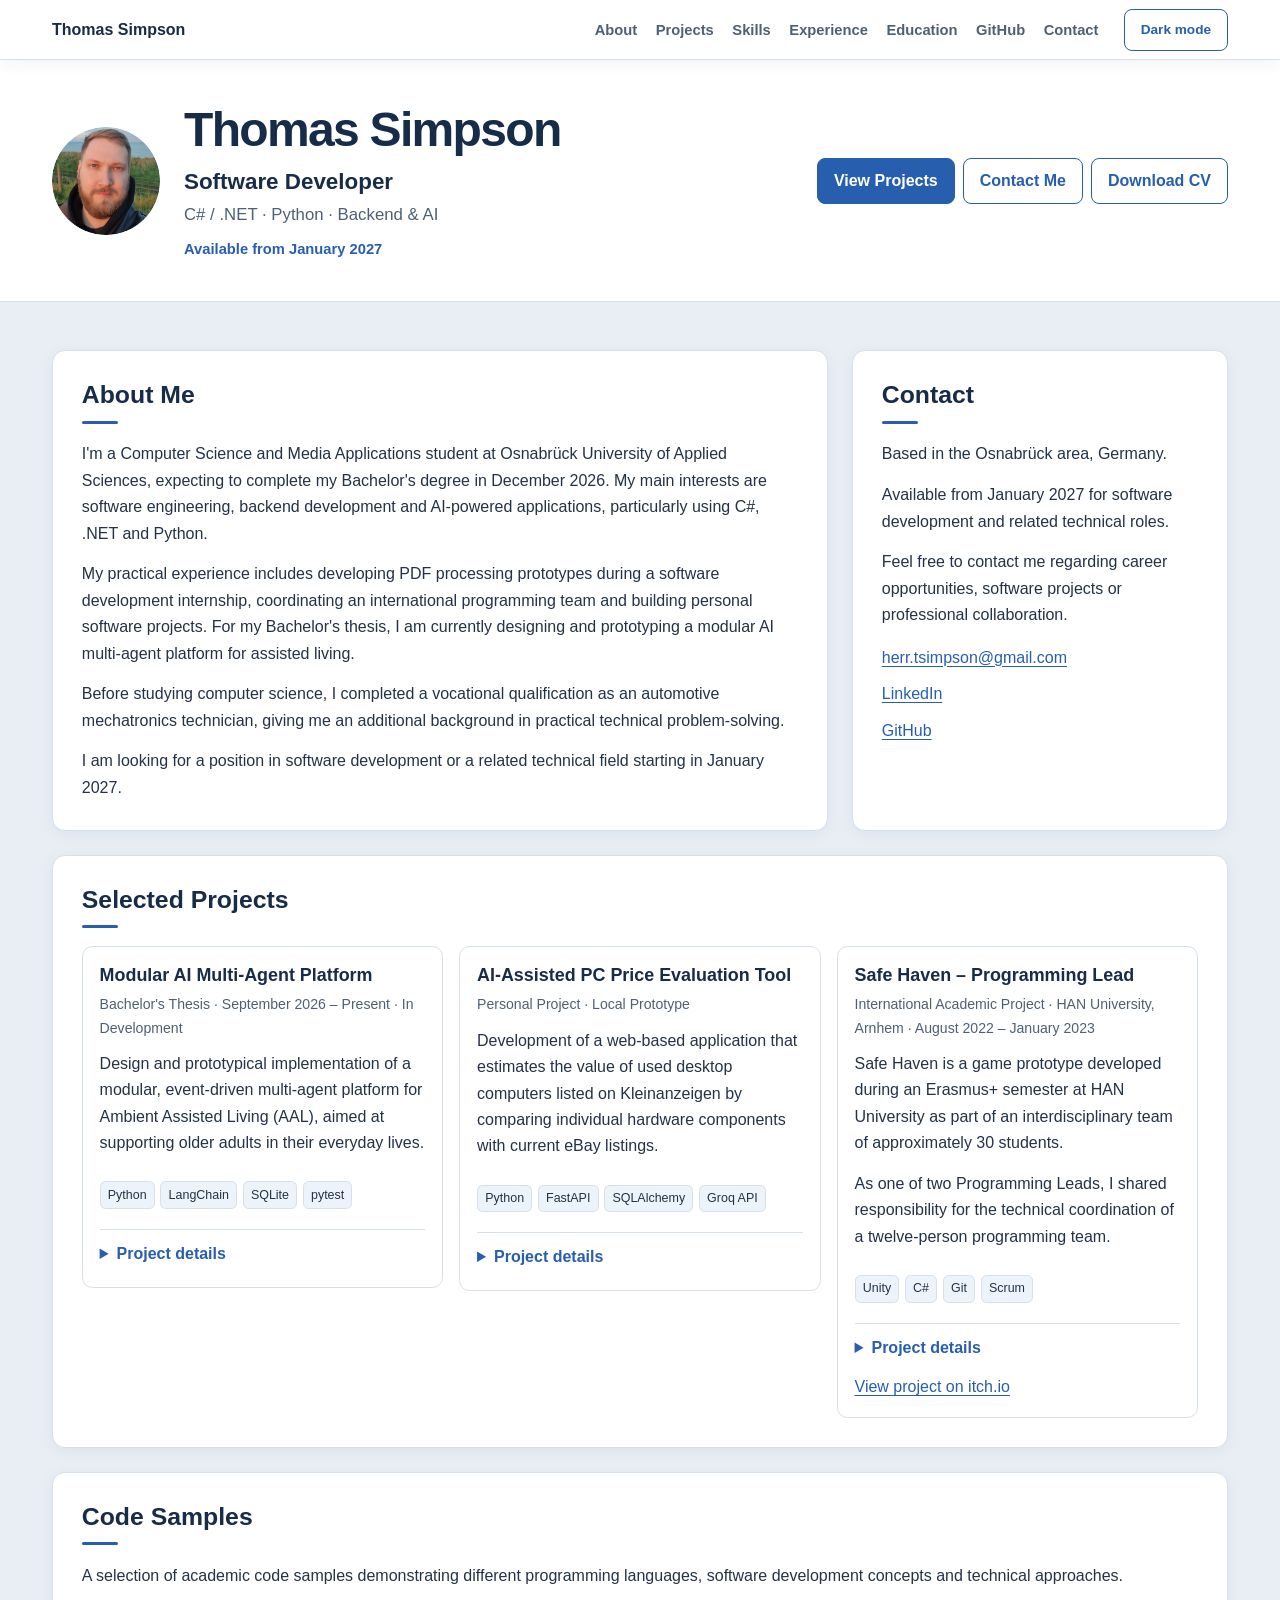
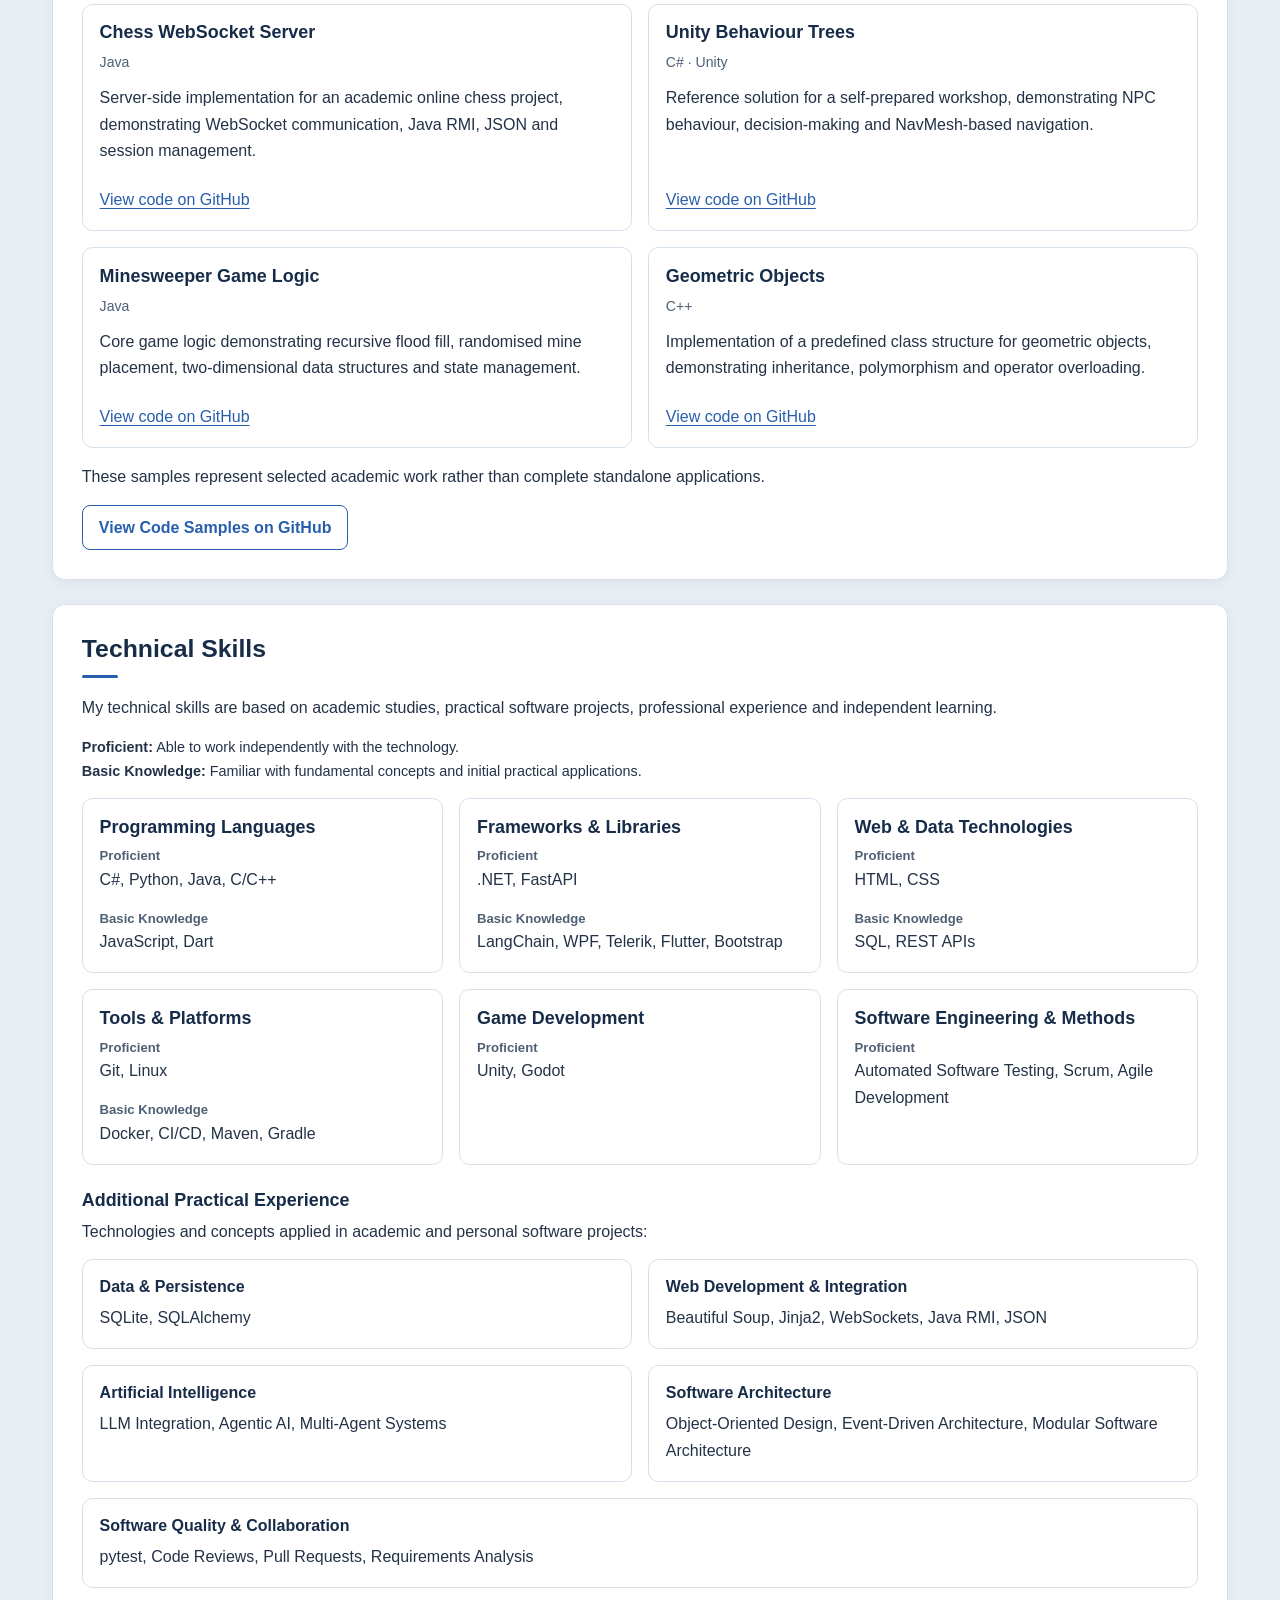
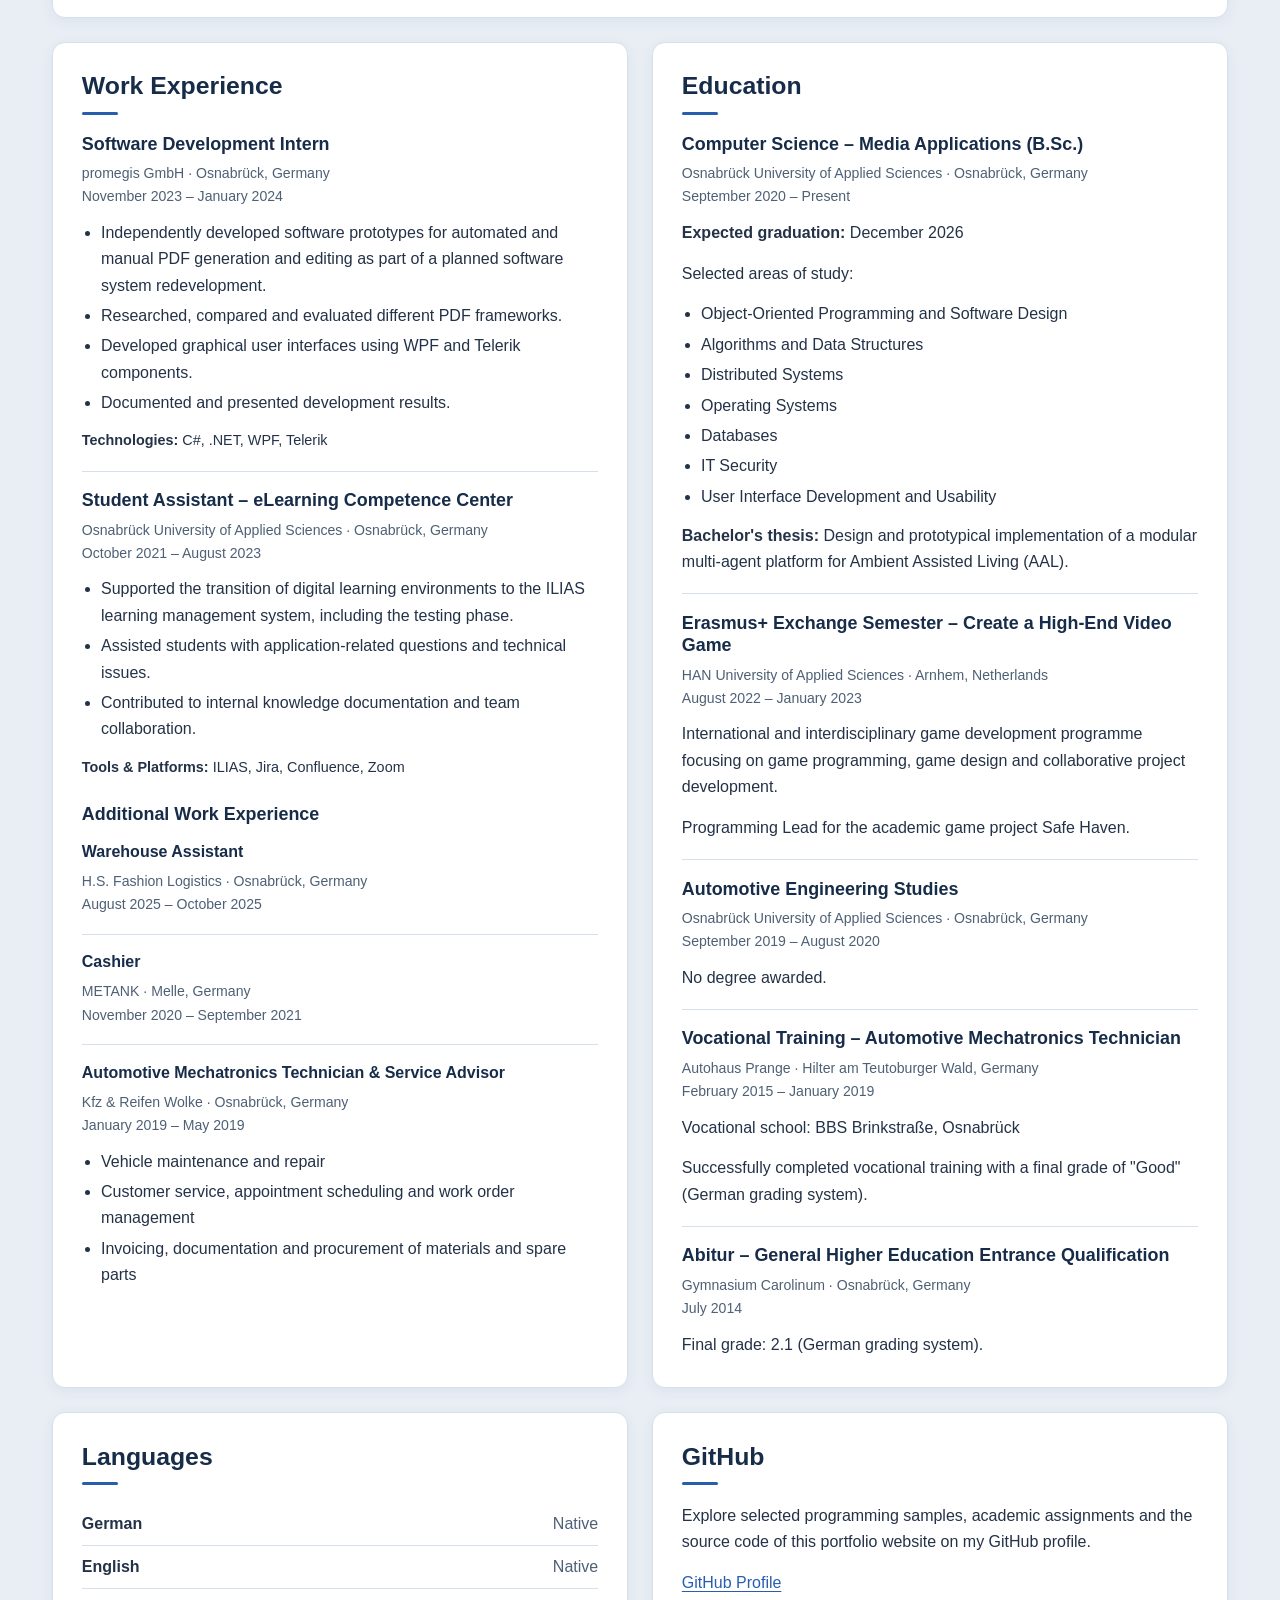
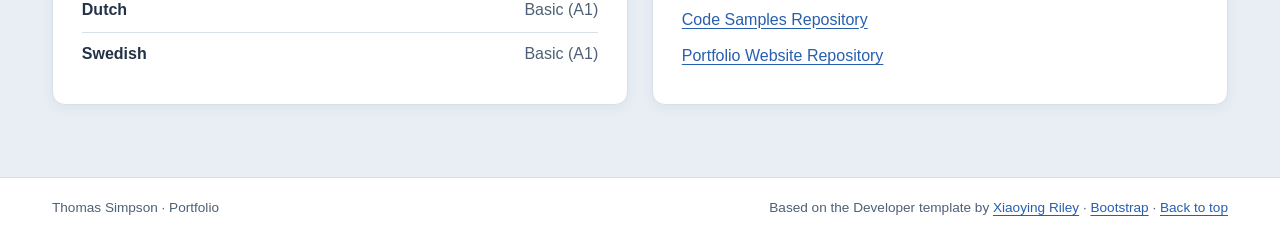
<file: index.html>
<!doctype html>
<html lang="en-GB" data-bs-theme="light">
<head>
<meta charset="utf-8"><meta name="viewport" content="width=device-width, initial-scale=1">
<title>Thomas Simpson | Software Developer – C# / .NET, Python, Backend &amp; AI</title>
<meta name="description" content="Thomas Simpson, software developer portfolio. Explore academic and personal software projects, backend development, AI applications, technical skills and professional experience.">
<meta name="author" content="Thomas Simpson">
<link rel="stylesheet" href="assets/plugins/bootstrap/css/bootstrap.min.css"><link rel="stylesheet" href="assets/css/styles.css">
<script>try{document.documentElement.dataset.bsTheme=localStorage.getItem('portfolio-theme')||(matchMedia('(prefers-color-scheme: dark)').matches?'dark':'light')}catch{}</script>
</head>
<body>
<a class="skip-link" href="#main">Skip to content</a>
<nav class="navbar navbar-expand-lg site-nav" aria-label="Main navigation"><div class="container">
<a class="navbar-brand" href="#top">Thomas Simpson</a><div class="d-flex gap-2 align-items-center order-lg-2"><button type="button" class="btn btn-outline-primary theme-toggle" id="theme-toggle" aria-label="Toggle dark mode" aria-pressed="false">Dark mode</button><button class="navbar-toggler" type="button" data-bs-toggle="collapse" data-bs-target="#site-menu" aria-controls="site-menu" aria-expanded="false" aria-label="Toggle navigation"><span class="navbar-toggler-icon"></span></button></div>
<div class="collapse navbar-collapse order-lg-1" id="site-menu"><ul class="navbar-nav ms-lg-auto me-lg-3"><li class="nav-item"><a class="nav-link" href="#about">About</a></li><li class="nav-item"><a class="nav-link" href="#projects">Projects</a></li><li class="nav-item"><a class="nav-link" href="#skills">Skills</a></li><li class="nav-item"><a class="nav-link" href="#experience">Experience</a></li><li class="nav-item"><a class="nav-link" href="#education">Education</a></li><li class="nav-item"><a class="nav-link" href="#github">GitHub</a></li><li class="nav-item"><a class="nav-link" href="#contact">Contact</a></li></ul></div></div></nav>
<header class="hero" id="top"><div class="container"><div class="d-flex flex-wrap align-items-center gap-3 gap-md-4"><div class="avatar avatar-fallback" id="profile-fallback" aria-hidden="true">TS</div><img class="avatar" id="profile-photo" src="assets/images/profile.png" alt="Thomas Simpson" onerror="if(!this.dataset.remote){this.dataset.remote='1';this.src='https://raw.githubusercontent.com/Thompson17/Thompson17.github.io/main/assets/images/profile.png';}" hidden><div class="flex-grow-1"><h1 class="mb-1">Thomas Simpson</h1><div class="role">Software Developer</div><div class="subline">C# / .NET · Python · Backend &amp; AI</div><div class="availability mt-2">Available from January 2027</div></div><div class="d-flex flex-wrap gap-2"><a class="btn btn-primary" href="#projects">View Projects</a><a class="btn btn-outline-primary" href="mailto:herr.tsimpson@gmail.com">Contact Me</a><a class="btn btn-outline-primary" href="assets/documents/Thomas-Simpson-CV.pdf" download>Download CV</a></div></div></div></header>
<main class="container py-4 py-lg-5" id="main" tabindex="-1">
<div class="row g-3 g-lg-4 section-row"><div class="col-lg-8"><section class="section-inner" id="about"><h2 class="section-heading">About Me</h2>
<p>I'm a Computer Science and Media Applications student at Osnabrück University of Applied Sciences, expecting to complete my Bachelor's degree in December 2026. My main interests are software engineering, backend development and AI-powered applications, particularly using C#, .NET and Python.</p>
<p>My practical experience includes developing PDF processing prototypes during a software development internship, coordinating an international programming team and building personal software projects. For my Bachelor's thesis, I am currently designing and prototyping a modular AI multi-agent platform for assisted living.</p>
<p>Before studying computer science, I completed a vocational qualification as an automotive mechatronics technician, giving me an additional background in practical technical problem-solving.</p>
<p>I am looking for a position in software development or a related technical field starting in January 2027.</p></section></div>
<div class="col-lg-4"><section class="section-inner" id="contact"><h2 class="section-heading">Contact</h2><p>Based in the Osnabrück area, Germany.</p><p>Available from January 2027 for software development and related technical roles.</p><p>Feel free to contact me regarding career opportunities, software projects or professional collaboration.</p><ul class="link-list mt-3"><li class="contact-line"><a href="mailto:herr.tsimpson@gmail.com">herr.tsimpson@gmail.com</a></li><li><a href="https://www.linkedin.com/in/thomas-simpson-75226b21a/">LinkedIn</a></li><li><a href="https://github.com/Thompson17">GitHub</a></li></ul></section></div></div>
<section class="section-inner section-row" id="projects"><h2 class="section-heading">Selected Projects</h2><div class="row g-3 align-items-start">
<div class="col-lg-4"><article class="project-card"><h3>Modular AI Multi-Agent Platform</h3><p class="meta">Bachelor's Thesis · September 2026 – Present · In Development</p><p>Design and prototypical implementation of a modular, event-driven multi-agent platform for Ambient Assisted Living (AAL), aimed at supporting older adults in their everyday lives.</p><div class="tag-list"><span class="tech-tag">Python</span><span class="tech-tag">LangChain</span><span class="tech-tag">SQLite</span><span class="tech-tag">pytest</span></div><details><summary>Project details</summary><p>Agents communicate indirectly through a shared event bus, subscribe to relevant events and propose actions. A central coordination component evaluates these proposals against predefined rules and executes approved actions. The architecture supports runtime replacement of agents, sensors and actuators, as well as configurable large language models through LangChain.</p><h4>Implemented use cases</h4><ul><li>Medication reminders with user feedback and persistent schedule adjustments</li><li>Motion-triggered hallway lighting at night</li><li>Test notifications triggered by simulated fall detection events</li><li>On-demand summaries of recorded events</li></ul><h4>Technical highlights</h4><ul><li>Modular and event-driven software architecture</li><li>Runtime replacement of system components</li><li>Rule-based action coordination</li><li>Prevention of redundant lighting commands</li><li>Persistent application state across restarts</li><li>Automated testing and scenario-based validation</li></ul><p class="small-text"><strong>Technologies:</strong> Python, LangChain, SQLite, pytest</p><p class="small-text"><strong>LLMs used in prototype testing:</strong> Qwen, Gemini</p><p class="meta">Academic prototype · Bachelor's thesis in progress</p></details></article></div>
<div class="col-lg-4"><article class="project-card"><h3>AI-Assisted PC Price Evaluation Tool</h3><p class="meta">Personal Project · Local Prototype</p><p>Development of a web-based application that estimates the value of used desktop computers listed on Kleinanzeigen by comparing individual hardware components with current eBay listings.</p><div class="tag-list"><span class="tech-tag">Python</span><span class="tech-tag">FastAPI</span><span class="tech-tag">SQLAlchemy</span><span class="tech-tag">Groq API</span></div><details><summary>Project details</summary><p>The user submits a listing URL, reviews the automatically identified hardware components and initiates a price evaluation. The application uses an LLM to extract hardware specifications and suggest component conditions and search terms. Price estimates are calculated independently of the AI using the median of matching listing prices, including shipping costs. Estimated component values are added together to estimate the overall system value.</p><p>The backend is built with FastAPI, integrating listing extraction, AI-assisted analysis, marketplace queries and price calculations. A local web interface allows users to review the extracted information before starting the evaluation.</p><h4>Technical highlights</h4><ul><li>Web scraping and extraction of unstructured listing data</li><li>LLM-based hardware identification using the Groq API</li><li>Integration of the eBay Browse API</li><li>Hardware name normalisation and model-specific search filtering</li><li>Deduplication of marketplace listings using item IDs</li><li>Deterministic, median-based price estimation</li><li>Local web interface and database integration</li></ul><p class="small-text"><strong>Technologies:</strong> Python, FastAPI, Beautiful Soup, Jinja2, SQLAlchemy, SQLite, Groq API, eBay Browse API</p><p class="small-text"><strong>LLM:</strong> GPT-OSS-20B</p><p class="meta">Source code is not publicly available.</p></details></article></div>
<div class="col-lg-4"><article class="project-card"><h3>Safe Haven – Programming Lead</h3><p class="meta">International Academic Project · HAN University, Arnhem · August 2022 – January 2023</p><p>Safe Haven is a game prototype developed during an Erasmus+ semester at HAN University as part of an interdisciplinary team of approximately 30 students.</p><p>As one of two Programming Leads, I shared responsibility for the technical coordination of a twelve-person programming team.</p><div class="tag-list"><span class="tech-tag">Unity</span><span class="tech-tag">C#</span><span class="tech-tag">Git</span><span class="tech-tag">Scrum</span></div><details><summary>Project details</summary><p>My role focused on software architecture, technical planning, task management and code reviews rather than direct implementation.</p><p>I translated game design requirements into software architecture plans and development tasks, coordinated their implementation and provided technical guidance during code reviews.</p><p>A major challenge was managing evolving design requirements during early development without a complete game design document. To reduce rework and establish a stable foundation for implementation, I advocated for a design freeze.</p><h4>Key responsibilities</h4><ul><li>Software architecture planning based on game design requirements</li><li>Creation, allocation and monitoring of development tasks</li><li>Technical guidance and implementation suggestions during code reviews</li><li>Organisation and coordination of Scrum sprints</li><li>GitHub-based collaboration using pull requests and code reviews</li><li>Cross-disciplinary communication with Game Design, Art, Sound and Project Management</li><li>Management of changing requirements and development priorities</li></ul><p class="small-text"><strong>Technologies and methods:</strong> Unity, C#, Git, GitHub, Scrum</p></details><p class="project-links"><a href="https://safehavendev.itch.io/safe-haven">View project on itch.io</a></p></article></div>
</div></section>
<section class="section-inner section-row" id="code-samples"><h2 class="section-heading">Code Samples</h2><p>A selection of academic code samples demonstrating different programming languages, software development concepts and technical approaches.</p><div class="row g-3"><div class="col-md-6"><div class="skill-card h-100 d-flex flex-column"><h3>Chess WebSocket Server</h3><p class="meta">Java</p><p>Server-side implementation for an academic online chess project, demonstrating WebSocket communication, Java RMI, JSON and session management.</p><p class="mt-auto pt-2"><a href="https://github.com/Thompson17/portfolio/tree/main/java/chess-websocket-server" aria-label="View Chess WebSocket Server code on GitHub">View code on GitHub</a></p></div></div><div class="col-md-6"><div class="skill-card h-100 d-flex flex-column"><h3>Unity Behaviour Trees</h3><p class="meta">C# · Unity</p><p>Reference solution for a self-prepared workshop, demonstrating NPC behaviour, decision-making and NavMesh-based navigation.</p><p class="mt-auto pt-2"><a href="https://github.com/Thompson17/portfolio/tree/main/csharp/unity-behaviour-trees" aria-label="View Unity Behaviour Trees code on GitHub">View code on GitHub</a></p></div></div><div class="col-md-6"><div class="skill-card h-100 d-flex flex-column"><h3>Minesweeper Game Logic</h3><p class="meta">Java</p><p>Core game logic demonstrating recursive flood fill, randomised mine placement, two-dimensional data structures and state management.</p><p class="mt-auto pt-2"><a href="https://github.com/Thompson17/portfolio/tree/main/java/minesweeper-game-logic" aria-label="View Minesweeper Game Logic code on GitHub">View code on GitHub</a></p></div></div><div class="col-md-6"><div class="skill-card h-100 d-flex flex-column"><h3>Geometric Objects</h3><p class="meta">C++</p><p>Implementation of a predefined class structure for geometric objects, demonstrating inheritance, polymorphism and operator overloading.</p><p class="mt-auto pt-2"><a href="https://github.com/Thompson17/portfolio/tree/main/cpp/geometry-oop" aria-label="View Geometric Objects code on GitHub">View code on GitHub</a></p></div></div></div><p class="mt-3">These samples represent selected academic work rather than complete standalone applications.</p><a class="btn btn-outline-primary" href="https://github.com/Thompson17/portfolio">View Code Samples on GitHub</a></section>
<section class="section-inner section-row" id="skills"><h2 class="section-heading">Technical Skills</h2><p>My technical skills are based on academic studies, practical software projects, professional experience and independent learning.</p><p class="small-text"><strong>Proficient:</strong> Able to work independently with the technology.<br><strong>Basic Knowledge:</strong> Familiar with fundamental concepts and initial practical applications.</p><div class="row g-3" id="skill-grid">
<div class="col-md-6 col-lg-4"><div class="skill-card h-100"><h3>Programming Languages</h3><p class="skill-level">Proficient</p><p>C#, Python, Java, C/C++</p><p class="skill-level">Basic Knowledge</p><p>JavaScript, Dart</p></div></div>
<div class="col-md-6 col-lg-4"><div class="skill-card h-100"><h3>Frameworks &amp; Libraries</h3><p class="skill-level">Proficient</p><p>.NET, FastAPI</p><p class="skill-level">Basic Knowledge</p><p>LangChain, WPF, Telerik, Flutter, Bootstrap</p></div></div>
<div class="col-md-6 col-lg-4"><div class="skill-card h-100"><h3>Web &amp; Data Technologies</h3><p class="skill-level">Proficient</p><p>HTML, CSS</p><p class="skill-level">Basic Knowledge</p><p>SQL, REST APIs</p></div></div>
<div class="col-md-6 col-lg-4"><div class="skill-card h-100"><h3>Tools &amp; Platforms</h3><p class="skill-level">Proficient</p><p>Git, Linux</p><p class="skill-level">Basic Knowledge</p><p>Docker, CI/CD, Maven, Gradle</p></div></div>
<div class="col-md-6 col-lg-4"><div class="skill-card h-100"><h3>Game Development</h3><p class="skill-level">Proficient</p><p>Unity, Godot</p></div></div>
<div class="col-md-6 col-lg-4"><div class="skill-card h-100"><h3>Software Engineering &amp; Methods</h3><p class="skill-level">Proficient</p><p>Automated Software Testing, Scrum, Agile Development</p></div></div>
</div><h3 class="mt-4">Additional Practical Experience</h3><p>Technologies and concepts applied in academic and personal software projects:</p><div class="row g-3">
<div class="col-md-6"><div class="skill-card h-100"><h4>Data &amp; Persistence</h4><p>SQLite, SQLAlchemy</p></div></div><div class="col-md-6"><div class="skill-card h-100"><h4>Web Development &amp; Integration</h4><p>Beautiful Soup, Jinja2, WebSockets, Java RMI, JSON</p></div></div><div class="col-md-6"><div class="skill-card h-100"><h4>Artificial Intelligence</h4><p>LLM Integration, Agentic AI, Multi-Agent Systems</p></div></div><div class="col-md-6"><div class="skill-card h-100"><h4>Software Architecture</h4><p>Object-Oriented Design, Event-Driven Architecture, Modular Software Architecture</p></div></div><div class="col-12"><div class="skill-card"><h4>Software Quality &amp; Collaboration</h4><p>pytest, Code Reviews, Pull Requests, Requirements Analysis</p></div></div></div></section>
<div class="row g-3 g-lg-4 section-row"><div class="col-lg-6"><section class="section-inner" id="experience"><h2 class="section-heading">Work Experience</h2>
<article class="entry"><h3>Software Development Intern</h3><p class="meta">promegis GmbH · Osnabrück, Germany<br>November 2023 – January 2024</p><ul><li>Independently developed software prototypes for automated and manual PDF generation and editing as part of a planned software system redevelopment.</li><li>Researched, compared and evaluated different PDF frameworks.</li><li>Developed graphical user interfaces using WPF and Telerik components.</li><li>Documented and presented development results.</li></ul><p class="small-text"><strong>Technologies:</strong> C#, .NET, WPF, Telerik</p></article>
<article class="entry"><h3>Student Assistant – eLearning Competence Center</h3><p class="meta">Osnabrück University of Applied Sciences · Osnabrück, Germany<br>October 2021 – August 2023</p><ul><li>Supported the transition of digital learning environments to the ILIAS learning management system, including the testing phase.</li><li>Assisted students with application-related questions and technical issues.</li><li>Contributed to internal knowledge documentation and team collaboration.</li></ul><p class="small-text"><strong>Tools &amp; Platforms:</strong> ILIAS, Jira, Confluence, Zoom</p></article>
<h3 class="mt-4 mb-3">Additional Work Experience</h3><article class="entry"><h4>Warehouse Assistant</h4><p class="meta">H.S. Fashion Logistics · Osnabrück, Germany<br>August 2025 – October 2025</p></article><article class="entry"><h4>Cashier</h4><p class="meta">METANK · Melle, Germany<br>November 2020 – September 2021</p></article><article class="entry"><h4>Automotive Mechatronics Technician &amp; Service Advisor</h4><p class="meta">Kfz &amp; Reifen Wolke · Osnabrück, Germany<br>January 2019 – May 2019</p><ul><li>Vehicle maintenance and repair</li><li>Customer service, appointment scheduling and work order management</li><li>Invoicing, documentation and procurement of materials and spare parts</li></ul></article></section></div>
<div class="col-lg-6"><section class="section-inner" id="education"><h2 class="section-heading">Education</h2><article class="entry"><h3>Computer Science – Media Applications (B.Sc.)</h3><p class="meta">Osnabrück University of Applied Sciences · Osnabrück, Germany<br>September 2020 – Present</p><p><strong>Expected graduation:</strong> December 2026</p><p>Selected areas of study:</p><ul><li>Object-Oriented Programming and Software Design</li><li>Algorithms and Data Structures</li><li>Distributed Systems</li><li>Operating Systems</li><li>Databases</li><li>IT Security</li><li>User Interface Development and Usability</li></ul><p><strong>Bachelor's thesis:</strong> Design and prototypical implementation of a modular multi-agent platform for Ambient Assisted Living (AAL).</p></article>
<article class="entry"><h3>Erasmus+ Exchange Semester – Create a High-End Video Game</h3><p class="meta">HAN University of Applied Sciences · Arnhem, Netherlands<br>August 2022 – January 2023</p><p>International and interdisciplinary game development programme focusing on game programming, game design and collaborative project development.</p><p>Programming Lead for the academic game project Safe Haven.</p></article>
<article class="entry"><h3>Automotive Engineering Studies</h3><p class="meta">Osnabrück University of Applied Sciences · Osnabrück, Germany<br>September 2019 – August 2020</p><p>No degree awarded.</p></article>
<article class="entry"><h3>Vocational Training – Automotive Mechatronics Technician</h3><p class="meta">Autohaus Prange · Hilter am Teutoburger Wald, Germany<br>February 2015 – January 2019</p><p>Vocational school: BBS Brinkstraße, Osnabrück</p><p>Successfully completed vocational training with a final grade of "Good" (German grading system).</p></article>
<article class="entry"><h3>Abitur – General Higher Education Entrance Qualification</h3><p class="meta">Gymnasium Carolinum · Osnabrück, Germany<br>July 2014</p><p>Final grade: 2.1 (German grading system).</p></article></section></div></div>
<div class="row g-3 g-lg-4 section-row"><div class="col-lg-6"><section class="section-inner" id="languages"><h2 class="section-heading">Languages</h2><div class="language-row"><strong>German</strong><span class="muted">Native</span></div><div class="language-row"><strong>English</strong><span class="muted">Native</span></div><div class="language-row"><strong>Dutch</strong><span class="muted">Basic (A1)</span></div><div class="language-row"><strong>Swedish</strong><span class="muted">Basic (A1)</span></div></section></div><div class="col-lg-6"><section class="section-inner" id="github"><h2 class="section-heading">GitHub</h2><p>Explore selected programming samples, academic assignments and the source code of this portfolio website on my GitHub profile.</p><ul class="link-list"><li><a href="https://github.com/Thompson17">GitHub Profile</a></li><li><a href="https://github.com/Thompson17/portfolio">Code Samples Repository</a></li><li><a href="https://github.com/Thompson17/Thompson17.github.io">Portfolio Website Repository</a></li></ul></section></div></div>
</main><footer class="site-footer"><div class="container d-flex flex-wrap justify-content-between gap-2"><span>Thomas Simpson · Portfolio</span><span>Based on the Developer template by <a href="https://themes.3rdwavemedia.com">Xiaoying Riley</a> · <a href="https://getbootstrap.com/">Bootstrap</a> · <a href="#top">Back to top</a></span></div></footer>
<script src="assets/plugins/bootstrap/js/bootstrap.bundle.min.js"></script><script src="assets/js/main.js"></script></body></html>
</file>
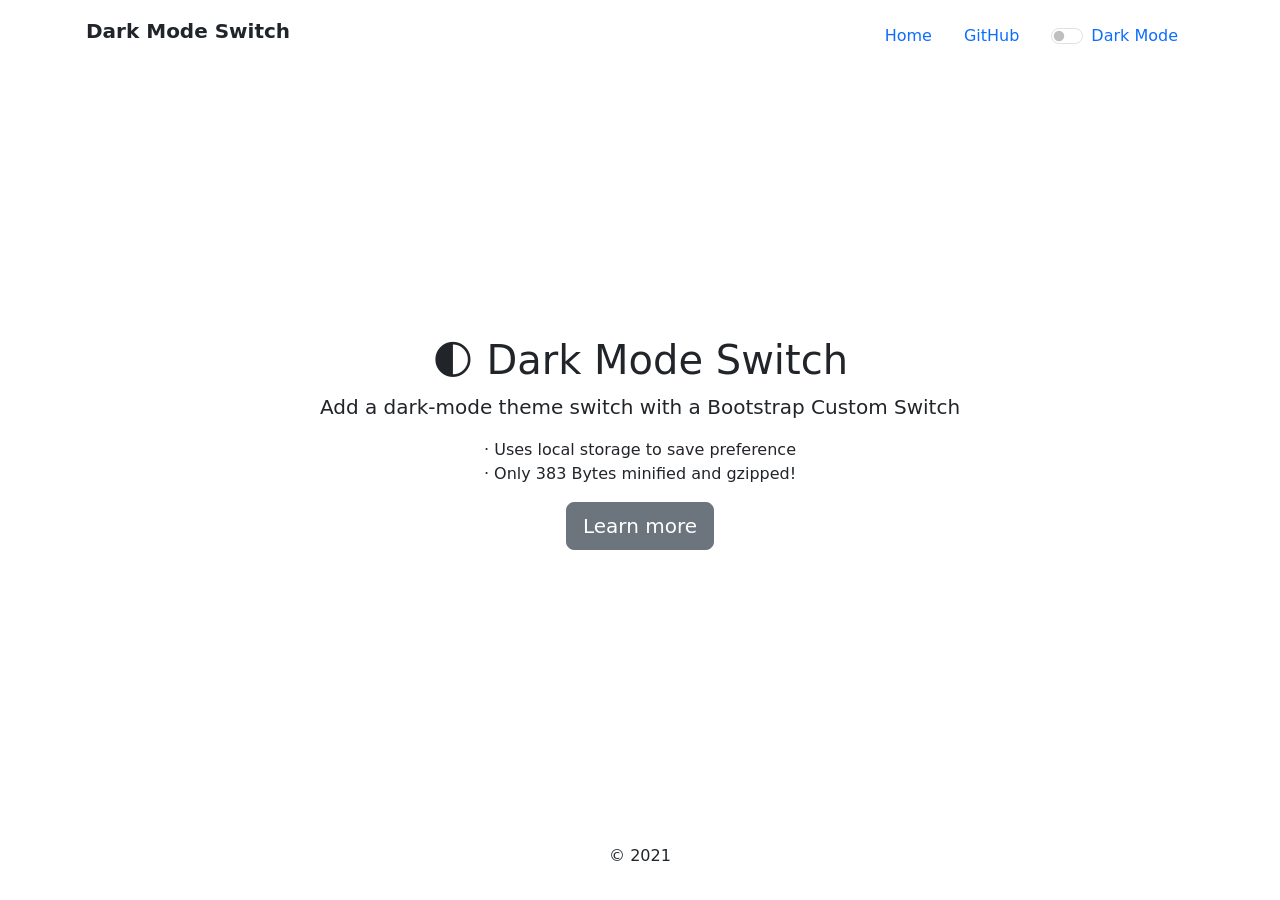
<file: assets/plugins/dark-mode-switch/index.html>
<!doctype html>
<html lang="en" class="h-100">

<head>
  <meta charset="utf-8">
  <meta http-equiv="x-ua-compatible" content="ie=edge">
  <meta name="viewport" content="width=device-width, initial-scale=1">
  <title>Dark Mode Switch</title>
  <meta name="description" content="Add a dark-mode theme toggle with a Bootstrap Custom Switch">

  <link rel="icon"
    href="data:image/svg+xml,<svg xmlns=%22http://www.w3.org/2000/svg%22 viewBox=%220 0 100 100%22><text y=%22.9em%22 font-size=%2280%22>🌓</text></svg>">
  
  <meta property="og:site_name" content="GitHub">
  <meta property="og:image"
    content="https://repository-images.githubusercontent.com/194995309/38db8f80-9db7-11e9-998f-43f2a26d9e0b">
  <meta property="og:title" content="dark-mode-switch">
  <meta property="og:description" content="Add a dark-mode theme toggle with a Bootstrap Custom Switch">
  <meta property="og:url" content="https://coliff.github.io/dark-mode-switch/">
  <link rel="author" href="https://christianoliff.com/">
  <meta name="twitter:creator" content="@christianoliff">
  <meta name="monetization" content="$ilp.uphold.com/Epqzn3YGr2MB">

  <link rel="stylesheet" href="https://cdn.jsdelivr.net/npm/bootstrap@5/dist/css/bootstrap.min.css">

  <!-- IE 11 polyfill for CSS and Custom Properties -->
  <script
    nomodule>window.MSInputMethodContext && document.documentMode && document.write('<link rel="stylesheet" href="https://cdn.jsdelivr.net/npm/bootstrap-ie11@5/css/bootstrap-ie11.min.css"><script src="https://cdn.jsdelivr.net/npm/ie11-custom-properties@4/ie11CustomProperties.min.js"><\/script>');</script>

  <link rel="stylesheet" href="dark-mode.css">

</head>

<body class="bg-white text-center d-flex h-100">

  <div class="container d-flex p-3 mx-auto w-100 flex-column">
    <header class="mb-auto">
      <div class="float-md-start fw-bold fs-5">Dark Mode Switch</div>
      <nav class="nav justify-content-center float-md-end">
        <a class="nav-link active" href="https://coliff.github.io/dark-mode-switch/">Home</a>
        <a class="nav-link" href="https://github.com/coliff/dark-mode-switch" target="_blank">GitHub</a>
        <div class="nav-link">

          <div class="form-check form-switch">
            <input type="checkbox" class="form-check-input" id="darkSwitch">
            <label class="custom-control-label" for="darkSwitch">Dark Mode</label>
          </div>
          <script src="dark-mode-switch.min.js"></script>

        </div>
      </nav>
    </header>

    <main role="main">
      <h1>🌓 Dark Mode Switch</h1>
      <p class="lead">Add a dark-mode theme switch with a Bootstrap Custom Switch</p>
      <ul class="list-unstyled">
        <li>&middot; Uses local storage to save preference</li>
        <li>&middot; Only 383 Bytes minified and gzipped!</li>
      </ul>
      <p>
        <a href="https://github.com/coliff/dark-mode-switch" target="_blank" rel="noopener"
          class="btn btn-lg btn-secondary">
          Learn more
        </a>
      </p>
    </main>

    <footer class="mt-auto">
      <p>&copy; 2021</p>
    </footer>

  </div>
</body>

</html>
</file>
<file: assets/plugins/dark-mode-switch/dark-mode.css>
/*!
 * Dark Mode Switch v1.0.1 (https://github.com/coliff/dark-mode-switch)
 * Copyright 2021 C.Oliff
 * Licensed under MIT (https://github.com/coliff/dark-mode-switch/blob/main/LICENSE)
 */

[data-theme="dark"] {
  background-color: #111 !important;
  color: #eee;
}

[data-theme="dark"] .bg-black {
  background-color: #fff !important;
}

[data-theme="dark"] .bg-dark {
  background-color: #eee !important;
}

[data-theme="dark"] .bg-light {
  background-color: #222 !important;
}

[data-theme="dark"] .bg-white {
  background-color: #000 !important;
}
</file>
<file: assets/css/styles.css>
/*! Adapted concept based on Developer - Portfolio Landing Page Bootstrap 5 Template for Developers, Xiaoying Riley, 3rd Wave Media Ltd. */
:root{--page:#e9eef5;--surface:#fff;--ink:#243247;--muted:#4e6075;--heading:#172c49;--line:#d6e0eb;--tag:#edf3fa;--accent:#285eae;--accent-hover:#194785;--on-accent:#fff;--shadow:0 3px 14px #223a5610;--focus:#174f9e;--nav-offset:5rem;color-scheme:light}
:root[data-bs-theme=dark]{--page:#151b24;--surface:#202936;--ink:#dbe5f1;--muted:#b6c5d7;--heading:#f0f5fc;--line:#405065;--tag:#293b50;--accent:#8ab9fa;--accent-hover:#b9d7ff;--on-accent:#17263b;--shadow:none;--focus:#a9ceff;color-scheme:dark}
html{scroll-padding-top:var(--nav-offset)}body{font-family:Lato,Arial,sans-serif;background:var(--page);color:var(--ink);font-size:1rem;line-height:1.65;margin:0}h1,h2,h3,h4{font-family:Montserrat,Arial,sans-serif;color:var(--heading);font-weight:700;line-height:1.25}h1{font-size:clamp(2rem,4vw,3rem);letter-spacing:-.035em}h2{font-size:1.55rem;margin:0 0 1.1rem}h3{font-size:1.12rem;margin-bottom:.45rem}h4{font-size:1rem}p{margin-bottom:.9rem}a{color:var(--accent);text-underline-offset:3px}a:hover{color:var(--accent-hover)}a:focus-visible,button:focus-visible,summary:focus-visible{outline:3px solid var(--focus)!important;outline-offset:4px;box-shadow:none!important}button,a,summary{-webkit-tap-highlight-color:transparent}.container{max-width:1200px}.site-nav{position:sticky;top:0;z-index:1030;background:var(--surface);border-bottom:1px solid var(--line);box-shadow:var(--shadow)}.navbar-brand{color:var(--heading);font-weight:700;font-size:1rem}.navbar-brand:hover{color:var(--accent)}.navbar .nav-link{color:var(--muted);font-size:.92rem;font-weight:600;padding:.6rem .58rem!important}.navbar .nav-link:hover,.navbar .nav-link:focus-visible{color:var(--accent)}.navbar-toggler{border-color:var(--line)}.theme-toggle{white-space:nowrap;font-size:.85rem}.btn-primary{--bs-btn-bg:var(--accent);--bs-btn-border-color:var(--accent);--bs-btn-color:var(--on-accent);--bs-btn-hover-bg:var(--accent-hover);--bs-btn-hover-border-color:var(--accent-hover);--bs-btn-hover-color:var(--on-accent);--bs-btn-active-bg:var(--accent-hover);--bs-btn-active-border-color:var(--accent-hover);--bs-btn-active-color:var(--on-accent)}.btn-outline-primary{--bs-btn-color:var(--accent);--bs-btn-border-color:var(--accent);--bs-btn-hover-bg:var(--accent);--bs-btn-hover-border-color:var(--accent);--bs-btn-hover-color:var(--on-accent);--bs-btn-active-bg:var(--accent);--bs-btn-active-color:var(--on-accent);--bs-btn-active-border-color:var(--accent)}.btn{font-weight:700;border-radius:.5rem;padding:.6rem 1rem}.hero{background:var(--surface);border-bottom:1px solid var(--line);padding:2.5rem 0}.avatar{width:108px;height:108px;object-fit:cover;border-radius:50%;flex:none}.avatar-fallback{display:grid;place-items:center;background:var(--tag);color:var(--accent);font-size:2rem;font-weight:700;border:1px solid var(--line)}.role{font-size:1.4rem;color:var(--heading);font-weight:600}.subline{color:var(--muted);font-size:1.05rem}.availability{color:var(--accent);font-weight:700;font-size:.92rem}.section-inner{background:var(--surface);border:1px solid var(--line);border-radius:.8rem;padding:clamp(1.1rem,2.4vw,1.8rem);box-shadow:var(--shadow);height:100%}.section-heading::after{content:'';display:block;width:36px;height:3px;border-radius:2px;background:var(--accent);margin-top:.6rem}.section-row{margin-bottom:1.5rem}.meta{color:var(--muted);font-size:.88rem;margin-bottom:.7rem}.project-card,.skill-card{border:1px solid var(--line);border-radius:.65rem;padding:1.05rem;background:var(--surface);min-width:0}.project-card{display:flex;flex-direction:column;height:100%}.project-card h3{font-size:1.12rem}.tag-list{display:flex;flex-wrap:wrap;gap:.35rem;margin:.65rem 0}.tech-tag{font-size:.78rem;background:var(--tag);border:1px solid var(--line);color:var(--ink);border-radius:.35rem;padding:.16rem .45rem;overflow-wrap:anywhere}.project-card details{margin-top:auto;padding-top:.6rem}.project-card details[open]{margin-top:.6rem}.project-card summary{cursor:pointer;color:var(--accent);font-weight:700;border-top:1px solid var(--line);padding:.7rem 0 .15rem;list-style-position:inside}.project-card details[open] summary{margin-bottom:.8rem}.project-card ul,.entry ul{padding-left:1.2rem;margin-bottom:.8rem}.project-card li,.entry li{margin-bottom:.25rem}.skill-level{font-size:.82rem;color:var(--muted);font-weight:700;margin:0}.skill-card p:last-child{margin-bottom:0}.entry+.entry{border-top:1px solid var(--line);padding-top:1.1rem;margin-top:1.1rem}.link-list{list-style:none;padding:0;margin:0}.link-list li+li{margin-top:.65rem}.contact-line{overflow-wrap:anywhere}.site-footer{border-top:1px solid var(--line);background:var(--surface);color:var(--muted);font-size:.85rem;padding:1.2rem 0}.skip-link{position:absolute;top:0;left:0;z-index:1050;background:var(--surface);padding:.7rem;transform:translateY(-150%)}.skip-link:focus{transform:none}.language-row{display:flex;justify-content:space-between;gap:1rem;border-bottom:1px solid var(--line);padding:.5rem 0}.language-row:last-child{border:0}.muted{color:var(--muted)}.small-text{font-size:.9rem}.section-inner p:last-child{margin-bottom:0}#contact{scroll-margin-top:1rem}.project-links{margin-top:.65rem}.navbar-collapse{max-height:calc(100dvh - 4rem);overflow:auto}@media(min-width:992px){.navbar-collapse{overflow:visible;max-height:none}}@media(max-width:767.98px){.hero{padding:1.8rem 0}.avatar{width:76px;height:76px}.role{font-size:1.2rem}.subline{font-size:.95rem}.section-row{margin-bottom:1rem}.hero .btn{flex:1}.navbar .nav-link{padding:.55rem .4rem!important}}@media(prefers-reduced-motion:reduce){*,*::before,*::after{scroll-behavior:auto!important;transition:none!important;animation:none!important}}
</file>
